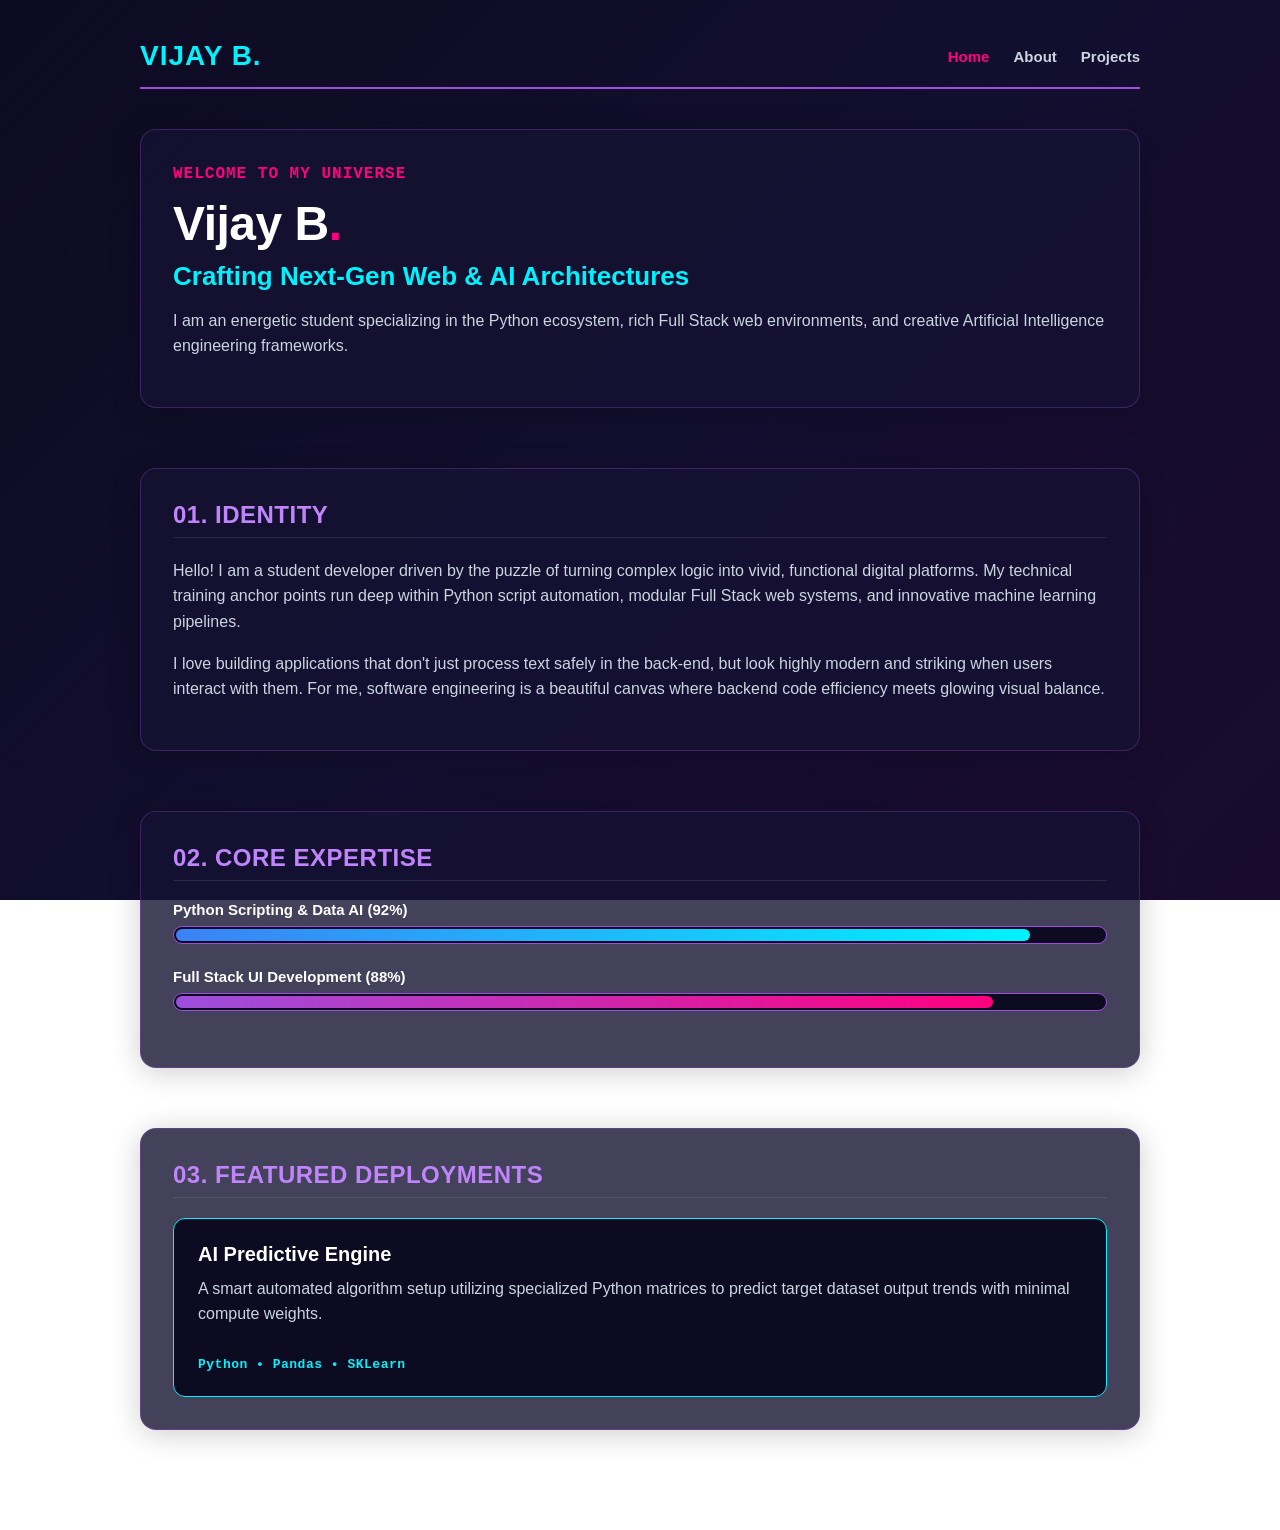
<file: index.html>
<!DOCTYPE html>
<html lang="en">
<head>
    <meta charset="UTF-8">
    <meta name="viewport" content="width=device-width, initial-scale=1.0">
    <title>Vijay B | Home</title>
    <style>
        /* ==========================================================================
           1. CORE RESET & STANDALONE VIBRANT BACKGROUND
           ========================================================================== */
        * {
            margin: 0;
            padding: 0;
            box-sizing: border-box;
            font-family: Arial, Helvetica, sans-serif;
        }

        html {
            scroll-behavior: smooth;
        }

        body {
            background: linear-gradient(135deg, #0d0b21 0%, #120e2e 50%, #1a0b2e 100%) !important;
            background-attachment: fixed !important;
            color: #ffffff !important;
            display: block !important;
            padding: 40px 24px;
        }

        /* ==========================================================================
           2. MULTI-PAGE NAVIGATION HEADER (UPDATED)
           ========================================================================== */
        .top-nav {
            display: flex !important;
            justify-content: space-between;
            align-items: center;
            border-bottom: 2px solid #9d4edd;
            padding-bottom: 15px;
            margin-bottom: 40px;
            max-width: 1000px;
            margin-left: auto;
            margin-right: auto;
        }

        .my-logo {
            font-size: 28px;
            font-weight: bold;
            color: #00f2fe;
            text-transform: uppercase;
            letter-spacing: 1px;
            text-decoration: none;
        }

        .nav-links {
            display: flex;
            gap: 24px;
        }

        .nav-links a {
            color: #cbd5e1;
            text-decoration: none;
            font-weight: bold;
            font-size: 15px;
            transition: color 0.2s;
        }

        .nav-links a.active, .nav-links a:hover {
            color: #ff007f;
        }

        /* ==========================================================================
           3. STRUCTURAL CONTENT LAYOUT BLOCKS
           ========================================================================== */
        .content-block {
            display: block !important;
            visibility: visible !important;
            max-width: 1000px;
            margin: 0 auto 60px auto;
            padding: 32px;
            background-color: rgba(22, 18, 51, 0.8);
            border-radius: 16px;
            border: 1px solid rgba(157, 78, 221, 0.3);
            box-shadow: 0 4px 30px rgba(0, 0, 0, 0.2);
        }

        /* ==========================================================================
           4. TYPOGRAPHY & GRADIENT TEXT HIGHLIGHTS
           ========================================================================== */
        h1 {
            font-size: 48px;
            font-weight: 900;
            color: #ffffff;
            margin-bottom: 10px;
            letter-spacing: -0.5px;
        }

        h1 span {
            color: #ff007f;
        }

        h2 {
            font-size: 26px;
            color: #00f2fe;
            margin-bottom: 16px;
            font-weight: 700;
        }

        h3 {
            font-size: 24px;
            color: #c084fc;
            margin-bottom: 20px;
            border-bottom: 1px solid rgba(255, 255, 255, 0.1);
            padding-bottom: 8px;
            text-transform: uppercase;
            letter-spacing: 0.5px;
        }

        p {
            font-size: 16px;
            color: #cbd5e1;
            line-height: 1.6;
            margin-bottom: 16px;
        }

        /* ==========================================================================
           5. EXPERTISE SYSTEM PROGRESS BARS
           ========================================================================== */
        .skill-item {
            margin-bottom: 24px;
        }

        .skill-name {
            font-weight: bold;
            color: #ffffff;
            margin-bottom: 8px;
            display: block;
            font-size: 15px;
        }

        .bar-bg {
            width: 100%;
            background-color: #0d0b21;
            height: 18px;
            border-radius: 9px;
            overflow: hidden;
            border: 1px solid #9d4edd;
            padding: 2px;
        }

        .bar-fill-cyan {
            width: 92%;
            height: 100%;
            background: linear-gradient(to right, #3b82f6, #00f2fe);
            border-radius: 9px;
        }

        .bar-fill-pink {
            width: 88%;
            height: 100%;
            background: linear-gradient(to right, #9d4edd, #ff007f);
            border-radius: 9px;
        }

        /* ==========================================================================
           6. MATRIX DEPLOYMENTS (PROJECT GRID)
           ========================================================================== */
        .card-row {
            display: grid;
            grid-template-columns: repeat(auto-fit, minmax(280px, 1fr));
            gap: 20px;
        }

        .project-box {
            background-color: #0d0b21;
            padding: 24px;
            border-radius: 12px;
            display: flex;
            flex-direction: column;
            justify-content: space-between;
            border: 1px solid transparent;
        }

        .project-title {
            font-size: 20px;
            color: #ffffff;
            font-weight: bold;
            margin-bottom: 10px;
        }

        .tech-stack {
            font-family: monospace;
            font-size: 13px;
            color: #00f2fe;
            margin-top: 14px;
            font-weight: bold;
            letter-spacing: 0.5px;
        }

        /* ==========================================================================
           7. INPUT FORM ARCHITECTURE
           ========================================================================== */
        .form-container {
            max-width: 600px;
            margin: 0 auto;
        }

        .input-field {
            width: 100%;
            padding: 12px 16px;
            background-color: #0d0b21;
            border: 1px solid #9d4edd;
            color: #ffffff;
            border-radius: 8px;
            margin-bottom: 20px;
            font-size: 14px;
            outline: none;
        }

        .input-field:focus {
            border-color: #00f2fe;
        }

        .submit-btn {
            width: 100%;
            padding: 14px;
            background: linear-gradient(to right, #ff007f, #00f2fe);
            border: none;
            color: #0d0b21;
            font-weight: 900;
            font-size: 15px;
            border-radius: 8px;
            cursor: pointer;
            text-transform: uppercase;
            letter-spacing: 1px;
        }

        .footer-text {
            text-align: center;
            font-family: monospace;
            font-size: 12px;
            color: #9d4edd;
            margin-top: 40px;
            line-height: 1.5;
        }
    </style>
</head>
<body>

    <!-- Updated Navigation Header -->
    <div class="top-nav">
        <a href="index.html" class="my-logo">Vijay B.</a>
        <div class="nav-links">
            <a href="index.html" class="active">Home</a>
            <a href="about.html">About</a>
            <a href="projects.html">Projects</a>
        </div>
    </div>

    <!-- Section 1: Hero Segment -->
    <div class="content-block">
        <p style="color: #ff007f; font-family: monospace; font-weight: bold; text-transform: uppercase; letter-spacing: 1px; margin-bottom: 8px;">Welcome to my universe</p>
        <h1>Vijay B<span>.</span></h1>
        <h2>Crafting Next-Gen Web & AI Architectures</h2>
        <p>I am an energetic student specializing in the Python ecosystem, rich Full Stack web environments, and creative Artificial Intelligence engineering frameworks.</p>
    </div>

    
    <div class="content-block">
        <h3>01. Identity</h3>
        <p>Hello! I am a student developer driven by the puzzle of turning complex logic into vivid, functional digital platforms. My technical training anchor points run deep within Python script automation, modular Full Stack web systems, and innovative machine learning pipelines.</p>
        <p>I love building applications that don't just process text safely in the back-end, but look highly modern and striking when users interact with them. For me, software engineering is a beautiful canvas where backend code efficiency meets glowing visual balance.</p>
    </div>

    <!-- Section 3: Core Expertise Segment -->
    <div class="content-block">
        <h3>02. Core Expertise</h3>
        
        <div class="skill-item">
            <span class="skill-name">Python Scripting & Data AI (92%)</span>
            <div class="bar-bg">
                <div class="bar-fill-cyan"></div>
            </div>
        </div>

        <div class="skill-item">
            <span class="skill-name">Full Stack UI Development (88%)</span>
            <div class="bar-bg">
                <div class="bar-fill-pink"></div>
            </div>
        </div>
    </div>

    <!-- Section 4: Matrix Deployments Segment -->
    <div class="content-block">
        <h3>03. Featured Deployments</h3>
        
        <div class="card-row">
            <div class="project-box" style="border-color: #00f2fe;">
                <div class="project-title">AI Predictive Engine</div>
                <p>A smart automated algorithm setup utilizing specialized Python matrices to predict target dataset output trends with minimal compute weights.</p>
                <div class="tech-stack">Python • Pandas • SKLearn</div>
            </div>
</file>
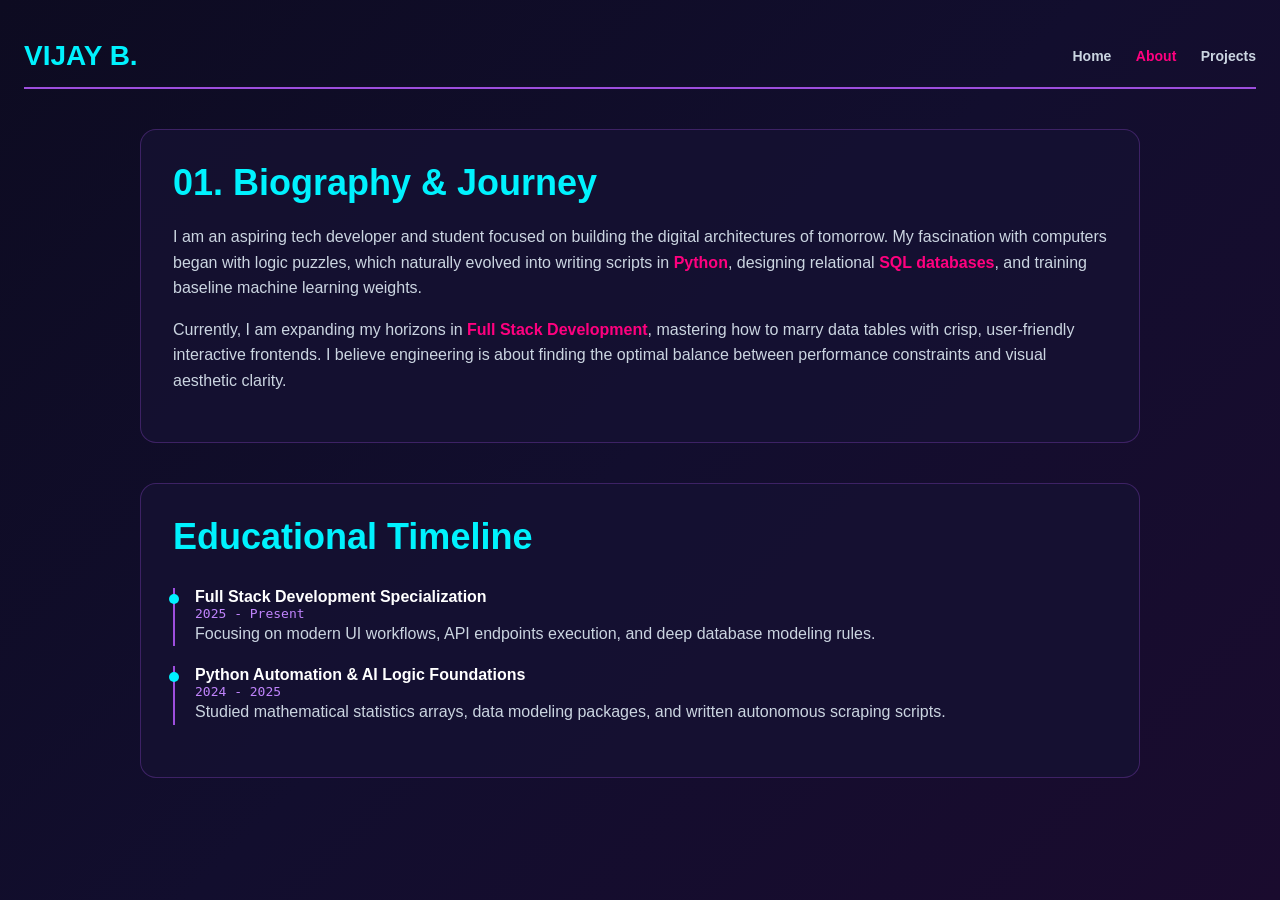
<file: about.html>
<!DOCTYPE html>
<html lang="en">
<head>
    <meta charset="UTF-8">
    <meta name="viewport" content="width=device-width, initial-scale=1.0">
    <title>Vijay B | About Me</title>
    <style>
        * { margin: 0; padding: 0; box-sizing: border-box; font-family: Arial, sans-serif; }
        body {
            background: linear-gradient(135deg, #0d0b21 0%, #120e2e 50%, #1a0b2e 100%) !important;
            background-attachment: fixed !important;
            color: #ffffff !important;
            padding: 40px 24px;
        }
        .top-nav { display: flex; justify-content: space-between; align-items: center; border-bottom: 2px solid #9d4edd; padding-bottom: 15px; margin-bottom: 40px; }
        .my-logo { font-size: 28px; font-weight: bold; color: #00f2fe; text-transform: uppercase; text-decoration: none; }
        .nav-links a { color: #cbd5e1; text-decoration: none; margin-left: 20px; font-weight: bold; font-size: 14px; }
        .nav-links a:hover, .nav-links a.active { color: #ff007f; }
        .content-block { max-width: 1000px; margin: 0 auto 40px auto; padding: 32px; background-color: rgba(22, 18, 51, 0.8); border-radius: 16px; border: 1px solid rgba(157, 78, 221, 0.3); }
        h1 { font-size: 36px; color: #00f2fe; margin-bottom: 20px; }
        p { font-size: 16px; color: #cbd5e1; line-height: 1.6; margin-bottom: 16px; }
        .highlight { color: #ff007f; font-weight: bold; }
        .timeline { margin-top: 30px; }
        .timeline-item { border-left: 2px solid #9d4edd; padding-left: 20px; margin-bottom: 20px; position: relative; }
        .timeline-item::before { content: ''; position: absolute; left: -6px; top: 6px; width: 10px; height: 10px; background: #00f2fe; border-radius: 50%; }
        .time-title { font-weight: bold; color: #ffffff; }
        .time-date { font-size: 13px; color: #c084fc; font-family: monospace; }
    </style>
</head>
<body>

    <div class="top-nav">
        <a href="index.html" class="my-logo">Vijay B.</a>
        <div class="nav-links">
            <a href="index.html">Home</a>
            <a href="about.html" class="active">About</a>
            <a href="projects.html">Projects</a>
        </div>
    </div>

    <div class="content-block">
        <h1>01. Biography & Journey</h1>
        <p>I am an aspiring tech developer and student focused on building the digital architectures of tomorrow. My fascination with computers began with logic puzzles, which naturally evolved into writing scripts in <span class="highlight">Python</span>, designing relational <span class="highlight">SQL databases</span>, and training baseline machine learning weights.</p>
        <p>Currently, I am expanding my horizons in <span class="highlight">Full Stack Development</span>, mastering how to marry data tables with crisp, user-friendly interactive frontends. I believe engineering is about finding the optimal balance between performance constraints and visual aesthetic clarity.</p>
    </div>

    <div class="content-block">
        <h1>Educational Timeline</h1>
        <div class="timeline">
            <div class="timeline-item">
                <div class="time-title">Full Stack Development Specialization</div>
                <div class="time-date">2025 - Present</div>
                <p>Focusing on modern UI workflows, API endpoints execution, and deep database modeling rules.</p>
            </div>
            <div class="timeline-item">
                <div class="time-title">Python Automation & AI Logic Foundations</div>
                <div class="time-date">2024 - 2025</div>
                <p>Studied mathematical statistics arrays, data modeling packages, and written autonomous scraping scripts.</p>
            </div>
        </div>
    </div>

</body>
</html>
</file>
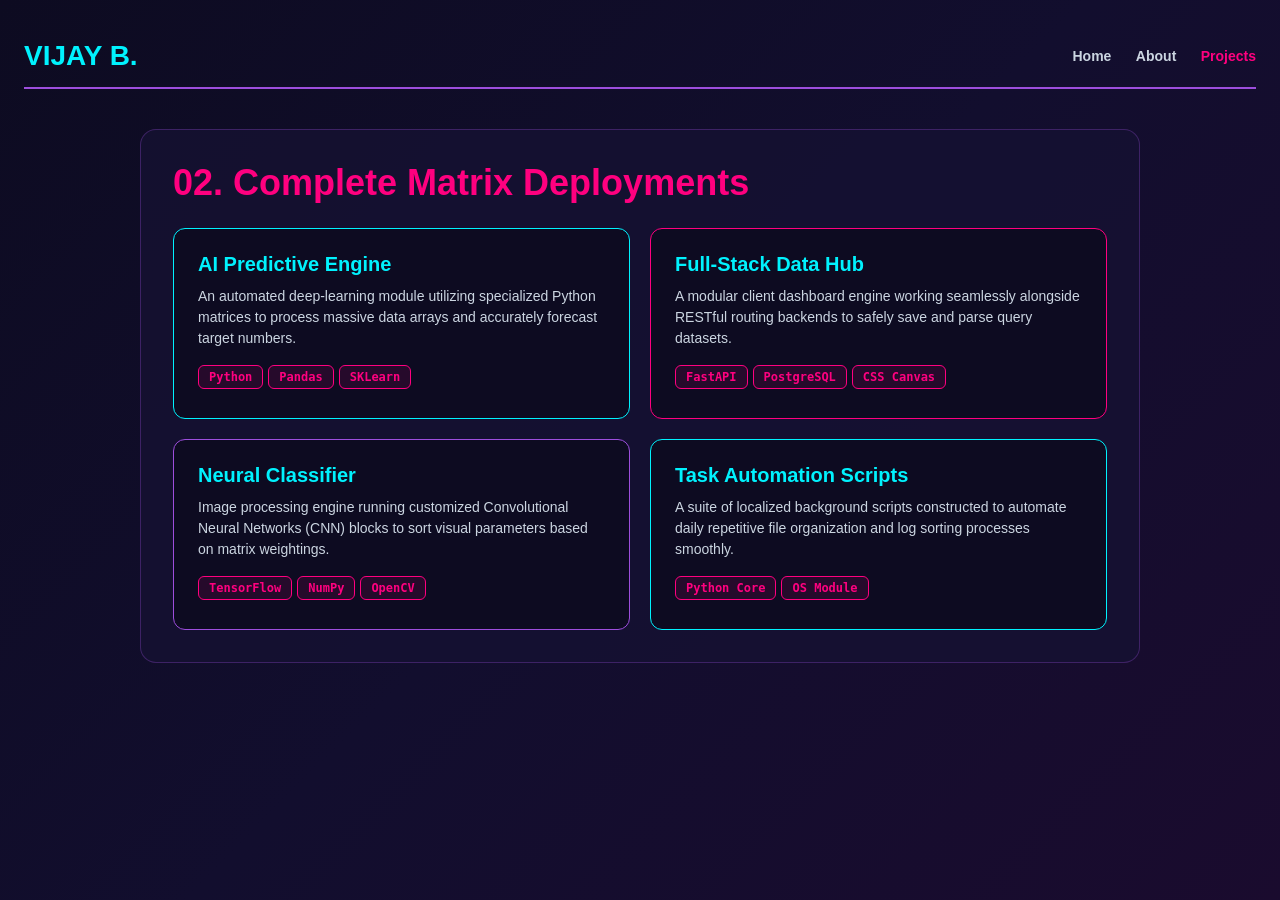
<file: projects.html>
<!DOCTYPE html>
<html lang="en">
<head>
    <meta charset="UTF-8">
    <meta name="viewport" content="width=device-width, initial-scale=1.0">
    <title>Vijay B | Projects Matrix</title>
    <style>
        * { margin: 0; padding: 0; box-sizing: border-box; font-family: Arial, sans-serif; }
        body {
            background: linear-gradient(135deg, #0d0b21 0%, #120e2e 50%, #1a0b2e 100%) !important;
            background-attachment: fixed !important;
            color: #ffffff !important;
            padding: 40px 24px;
        }
        .top-nav { display: flex; justify-content: space-between; align-items: center; border-bottom: 2px solid #9d4edd; padding-bottom: 15px; margin-bottom: 40px; }
        .my-logo { font-size: 28px; font-weight: bold; color: #00f2fe; text-transform: uppercase; text-decoration: none; }
        .nav-links a { color: #cbd5e1; text-decoration: none; margin-left: 20px; font-weight: bold; font-size: 14px; }
        .nav-links a:hover, .nav-links a.active { color: #ff007f; }
        .content-block { max-width: 1000px; margin: 0 auto 40px auto; padding: 32px; background-color: rgba(22, 18, 51, 0.8); border-radius: 16px; border: 1px solid rgba(157, 78, 221, 0.3); }
        h1 { font-size: 36px; color: #ff007f; margin-bottom: 24px; }
        .grid-matrix { display: grid; grid-template-columns: repeat(auto-fit, minmax(300px, 1fr)); gap: 20px; }
        .extended-card { background-color: #0d0b21; border: 1px solid #9d4edd; padding: 24px; border-radius: 12px; }
        .card-title { font-size: 20px; font-weight: bold; color: #00f2fe; margin-bottom: 10px; }
        .card-desc { font-size: 14px; color: #cbd5e1; margin-bottom: 16px; line-height: 1.5; }
        .tech-pill { display: inline-block; background-color: rgba(255, 0, 127, 0.1); border: 1px solid #ff007f; color: #ff007f; padding: 4px 10px; font-size: 12px; border-radius: 6px; font-family: monospace; font-weight: bold; margin-right: 5px; margin-bottom: 5px; }
    </style>
</head>
<body>

    <div class="top-nav">
        <a href="index.html" class="my-logo">Vijay B.</a>
        <div class="nav-links">
            <a href="index.html">Home</a>
            <a href="about.html">About</a>
            <a href="projects.html" class="active">Projects</a>
        </div>
    </div>

    <div class="content-block">
        <h1>02. Complete Matrix Deployments</h1>
        <div class="grid-matrix">
            
            <div class="extended-card" style="border-color: #00f2fe;">
                <div class="card-title">AI Predictive Engine</div>
                <p class="card-desc">An automated deep-learning module utilizing specialized Python matrices to process massive data arrays and accurately forecast target numbers.</p>
                <span class="tech-pill">Python</span><span class="tech-pill">Pandas</span><span class="tech-pill">SKLearn</span>
            </div>

            <div class="extended-card" style="border-color: #ff007f;">
                <div class="card-title">Full-Stack Data Hub</div>
                <p class="card-desc">A modular client dashboard engine working seamlessly alongside RESTful routing backends to safely save and parse query datasets.</p>
                <span class="tech-pill">FastAPI</span><span class="tech-pill">PostgreSQL</span><span class="tech-pill">CSS Canvas</span>
            </div>

            <div class="extended-card" style="border-color: #9d4edd;">
                <div class="card-title">Neural Classifier</div>
                <p class="card-desc">Image processing engine running customized Convolutional Neural Networks (CNN) blocks to sort visual parameters based on matrix weightings.</p>
                <span class="tech-pill">TensorFlow</span><span class="tech-pill">NumPy</span><span class="tech-pill">OpenCV</span>
            </div>

            <div class="extended-card" style="border-color: #00f2fe;">
                <div class="card-title">Task Automation Scripts</div>
                <p class="card-desc">A suite of localized background scripts constructed to automate daily repetitive file organization and log sorting processes smoothly.</p>
                <span class="tech-pill">Python Core</span><span class="tech-pill">OS Module</span>
            </div>

        </div>
    </div>

</body>
</html>
</file>
